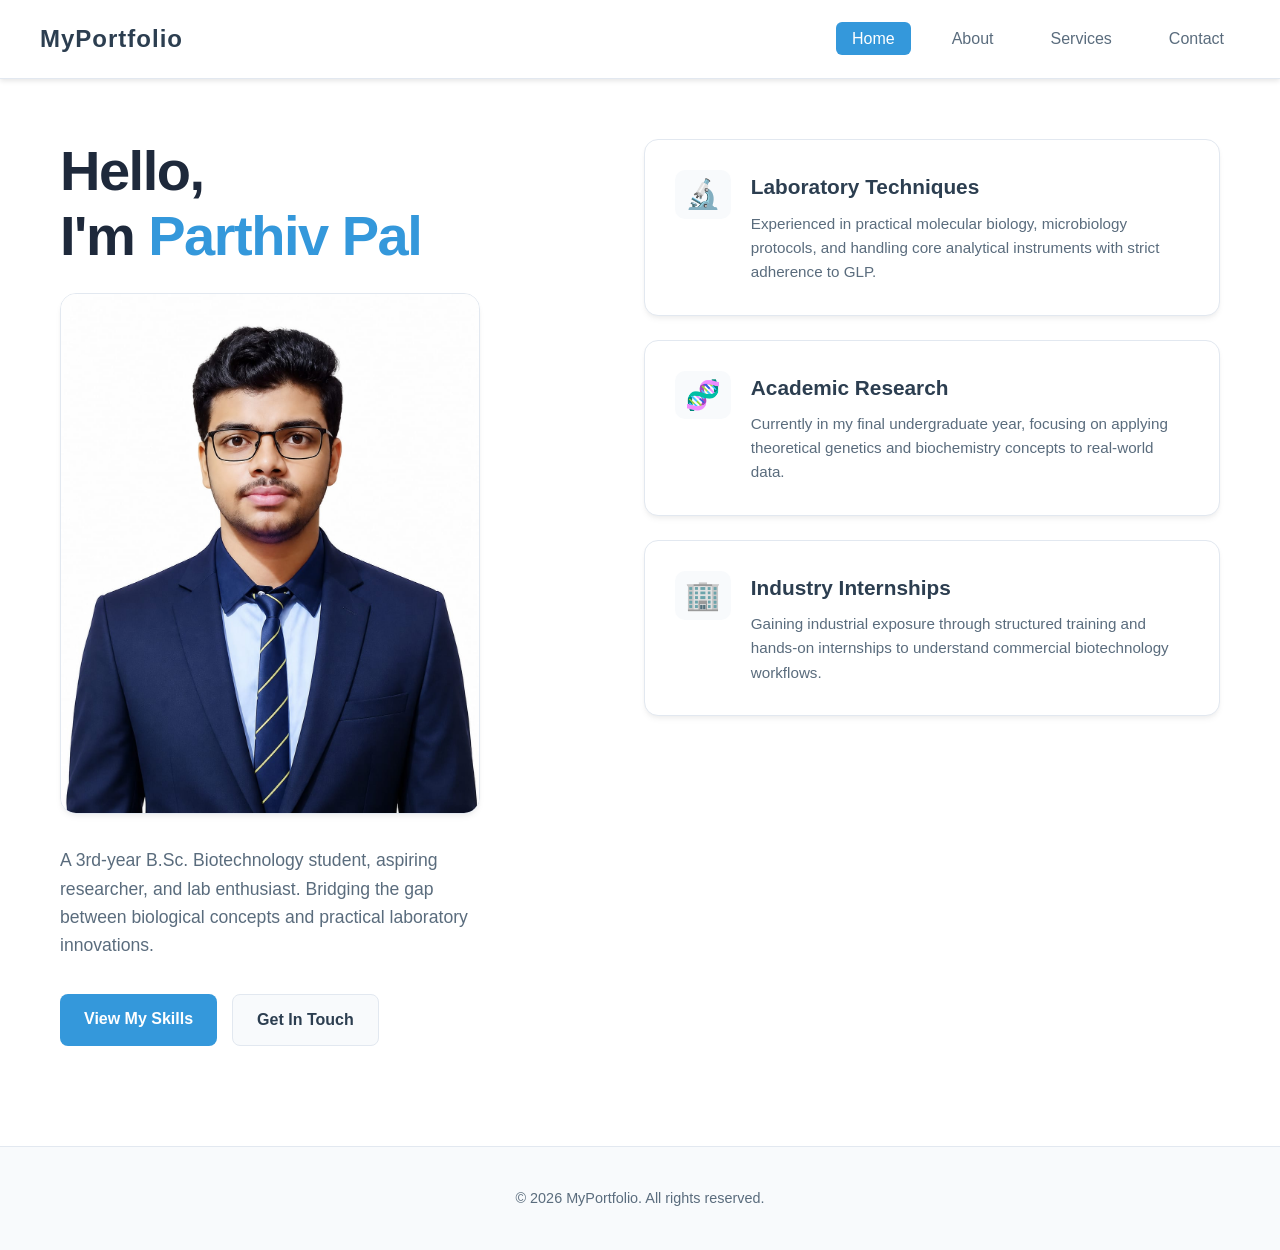
<file: index.html>
<!DOCTYPE html>
<html lang="en">
<head>
    <meta charset="UTF-8">
    <meta name="viewport" content="width=device-width, initial-scale=1.0">
    <title>Home | Parthiv Pal - Biotechnology Portfolio</title>
    <!-- Google Fonts for Modern Typography -->
    <link rel="preconnect" href="https://fonts.googleapis.com">
    <link rel="preconnect" href="https://fonts.gstatic.com" crossorigin>
    <link href="https://fonts.googleapis.com/css2?family=Inter:wght@300;400;500;600;700&display=swap" rel="stylesheet">
    <link rel="stylesheet" href="style.css">
</head>
<body>

    <header>
        <div class="logo">MyPortfolio</div>
        <nav>
            <ul>
                <li><a href="index.html" class="active">Home</a></li>
                <li><a href="about.html">About</a></li>
                <li><a href="services.html">Services</a></li>
                <li><a href="contact.html">Contact</a></li>
            </ul>
        </nav>
    </header>

    <main class="container">
        <!-- Main Split Portfolio Layout Grid -->
        <div class="portfolio-grid">
            
            <!-- Left Side: Profile Information Column -->
            <section class="profile-column">
                <div class="hero-header">
                    <h1>Hello,<br>I'm <span class="highlight">Parthiv Pal</span></h1>
                </div>
                
                <div class="hero-image-container">
                    <img src="profile image.jpeg" alt="Parthiv Pal Profile Picture" class="hero-image">
                </div>
                
                <div class="hero-description">
                    <p>
                        A 3rd-year B.Sc. Biotechnology student, aspiring researcher, and lab enthusiast. 
                        Bridging the gap between biological concepts and practical laboratory innovations.
                    </p>
                    <div class="cta-buttons">
                        <a href="about.html" class="btn btn-primary">View My Skills</a>
                        <a href="contact.html" class="btn btn-secondary">Get In Touch</a>
                    </div>
                </div>
            </section>

            <!-- Right Side: Focus Cards Column -->
            <section class="highlights-column">
                <div class="cards-container">
                    
                    <div class="card">
                        <div class="card-icon">🔬</div>
                        <div class="card-content">
                            <h3>Laboratory Techniques</h3>
                            <p>Experienced in practical molecular biology, microbiology protocols, and handling core analytical instruments with strict adherence to GLP.</p>
                        </div>
                    </div>

                    <div class="card">
                        <div class="card-icon">🧬</div>
                        <div class="card-content">
                            <h3>Academic Research</h3>
                            <p>Currently in my final undergraduate year, focusing on applying theoretical genetics and biochemistry concepts to real-world data.</p>
                        </div>
                    </div>

                    <div class="card">
                        <div class="card-icon">🏢</div>
                        <div class="card-content">
                            <h3>Industry Internships</h3>
                            <p>Gaining industrial exposure through structured training and hands-on internships to understand commercial biotechnology workflows.</p>
                        </div>
                    </div>

                </div>
            </section>

        </div>
    </main>

    <footer>
        <p>&copy; 2026 MyPortfolio. All rights reserved.</p>
    </footer>

</body>
</html>
</file>
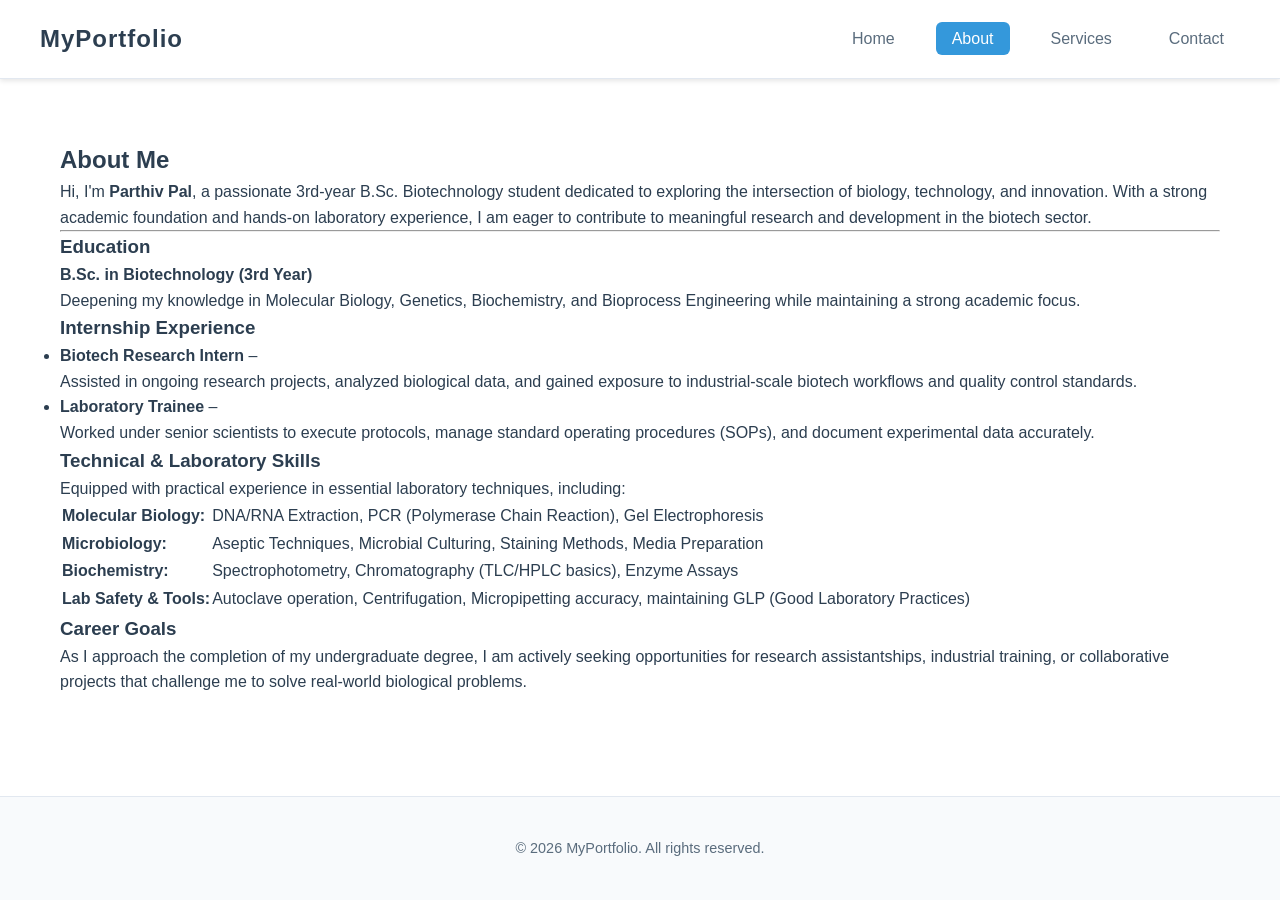
<file: about.html>
<!DOCTYPE html>
<html lang="en">
<head>
    <meta charset="UTF-8">
    <meta name="viewport" content="width=device-width, initial-scale=1.0">
    <title>About Me | Parthiv Pal - Biotechnology Student</title>
    <link rel="stylesheet" href="style.css">
</head>
<body>

    <header>
        <div class="logo">MyPortfolio</div>
        <nav>
            <ul>
                <li><a href="index.html">Home</a></li>
                <li><a href="about.html" class="active">About</a></li>
                <li><a href="services.html">Services</a></li>
                <li><a href="contact.html">Contact</a></li>
            </ul>
        </nav>
    </header>

    <main class="container">
        <section class="about-section">
            <h1>About Me</h1>
            <p class="intro-text">
                Hi, I'm <strong>Parthiv Pal</strong>, a passionate 3rd-year B.Sc. Biotechnology student dedicated to exploring the intersection of biology, technology, and innovation. With a strong academic foundation and hands-on laboratory experience, I am eager to contribute to meaningful research and development in the biotech sector.
            </p>

            <hr>

            <div class="about-content">
                <h3>Education</h3>
                <p><strong>B.Sc. in Biotechnology (3rd Year)</strong></p>
                <p>Deepening my knowledge in Molecular Biology, Genetics, Biochemistry, and Bioprocess Engineering while maintaining a strong academic focus.</p>

                <h3>Internship Experience</h3>
                <ul>
                    <li>
                        <strong>Biotech Research Intern</strong> – 
                        <p>Assisted in ongoing research projects, analyzed biological data, and gained exposure to industrial-scale biotech workflows and quality control standards.</p>
                    </li>
                    <li>
                        <strong>Laboratory Trainee</strong> – 
                        <p>Worked under senior scientists to execute protocols, manage standard operating procedures (SOPs), and document experimental data accurately.</p>
                    </li>
                </ul>

                <h3>Technical & Laboratory Skills</h3>
                <p>Equipped with practical experience in essential laboratory techniques, including:</p>
                <table class="skills-table">
                    <tr>
                        <td><strong>Molecular Biology:</strong></td>
                        <td>DNA/RNA Extraction, PCR (Polymerase Chain Reaction), Gel Electrophoresis</td>
                    </tr>
                    <tr>
                        <td><strong>Microbiology:</strong></td>
                        <td>Aseptic Techniques, Microbial Culturing, Staining Methods, Media Preparation</td>
                    </tr>
                    <tr>
                        <td><strong>Biochemistry:</strong></td>
                        <td>Spectrophotometry, Chromatography (TLC/HPLC basics), Enzyme Assays</td>
                    </tr>
                    <tr>
                        <td><strong>Lab Safety & Tools:</strong></td>
                        <td>Autoclave operation, Centrifugation, Micropipetting accuracy, maintaining GLP (Good Laboratory Practices)</td>
                    </tr>
                </table>

                <h3>Career Goals</h3>
                <p>
                    As I approach the completion of my undergraduate degree, I am actively seeking opportunities for research assistantships, industrial training, or collaborative projects that challenge me to solve real-world biological problems.
                </p>
            </div>
        </section>
    </main>

    <footer>
        <p>&copy; 2026 MyPortfolio. All rights reserved.</p>
    </footer>

</body>
</html>
</file>
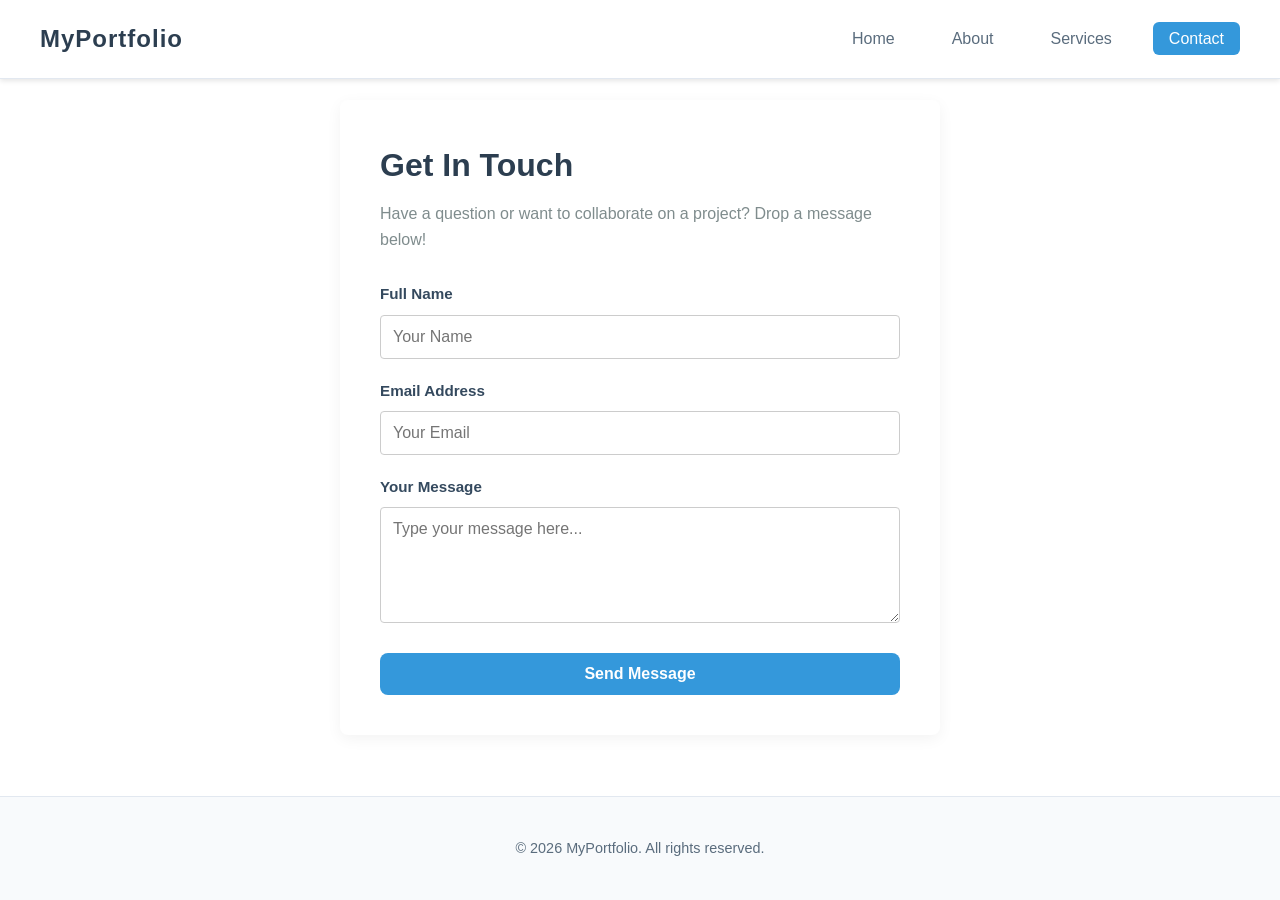
<file: assignment html.html>
<!DOCTYPE html>
<html lang="en">
<head>
    <meta charset="UTF-8">
    <meta name="viewport" content="width=device-width, initial-scale=1.0">
    <title>Contact Me | My Professional Portfolio</title>
    <link rel="stylesheet" href="style.css">
</head>
<body>

    <header>
        <div class="logo">MyPortfolio</div>
        <nav>
            <ul>
                <li><a href="index.html">Home</a></li>
                <li><a href="about.html">About</a></li>
                <li><a href="services.html">Services</a></li>
                <li><a href="contact.html" class="active">Contact</a></li>
            </ul>
        </nav>
    </header>

    <main class="container">
        <section class="contact-section">
            <h1>Get In Touch</h1>
            <p>Have a question or want to collaborate on a project? Drop a message below!</p>
            
            <form action="#" method="POST" class="contact-form">
                <div class="form-group">
                    <label for="name">Full Name</label>
                    <input type="text" id="name" name="name" required placeholder="Your Name">
                </div>
                <div class="form-group">
                    <label for="email">Email Address</label>
                    <input type="email" id="email" name="email" required placeholder="Your Email">
                </div>
                <div class="form-group">
                    <label for="message">Your Message</label>
                    <textarea id="message" name="message" rows="5" required placeholder="Type your message here..."></textarea>
                </div>
                <button type="submit" class="btn">Send Message</button>
            </form>
        </section>
    </main>

    <footer>
        <p>&copy; 2026 MyPortfolio. All rights reserved.</p>
    </footer>

</body>
</html>
</file>
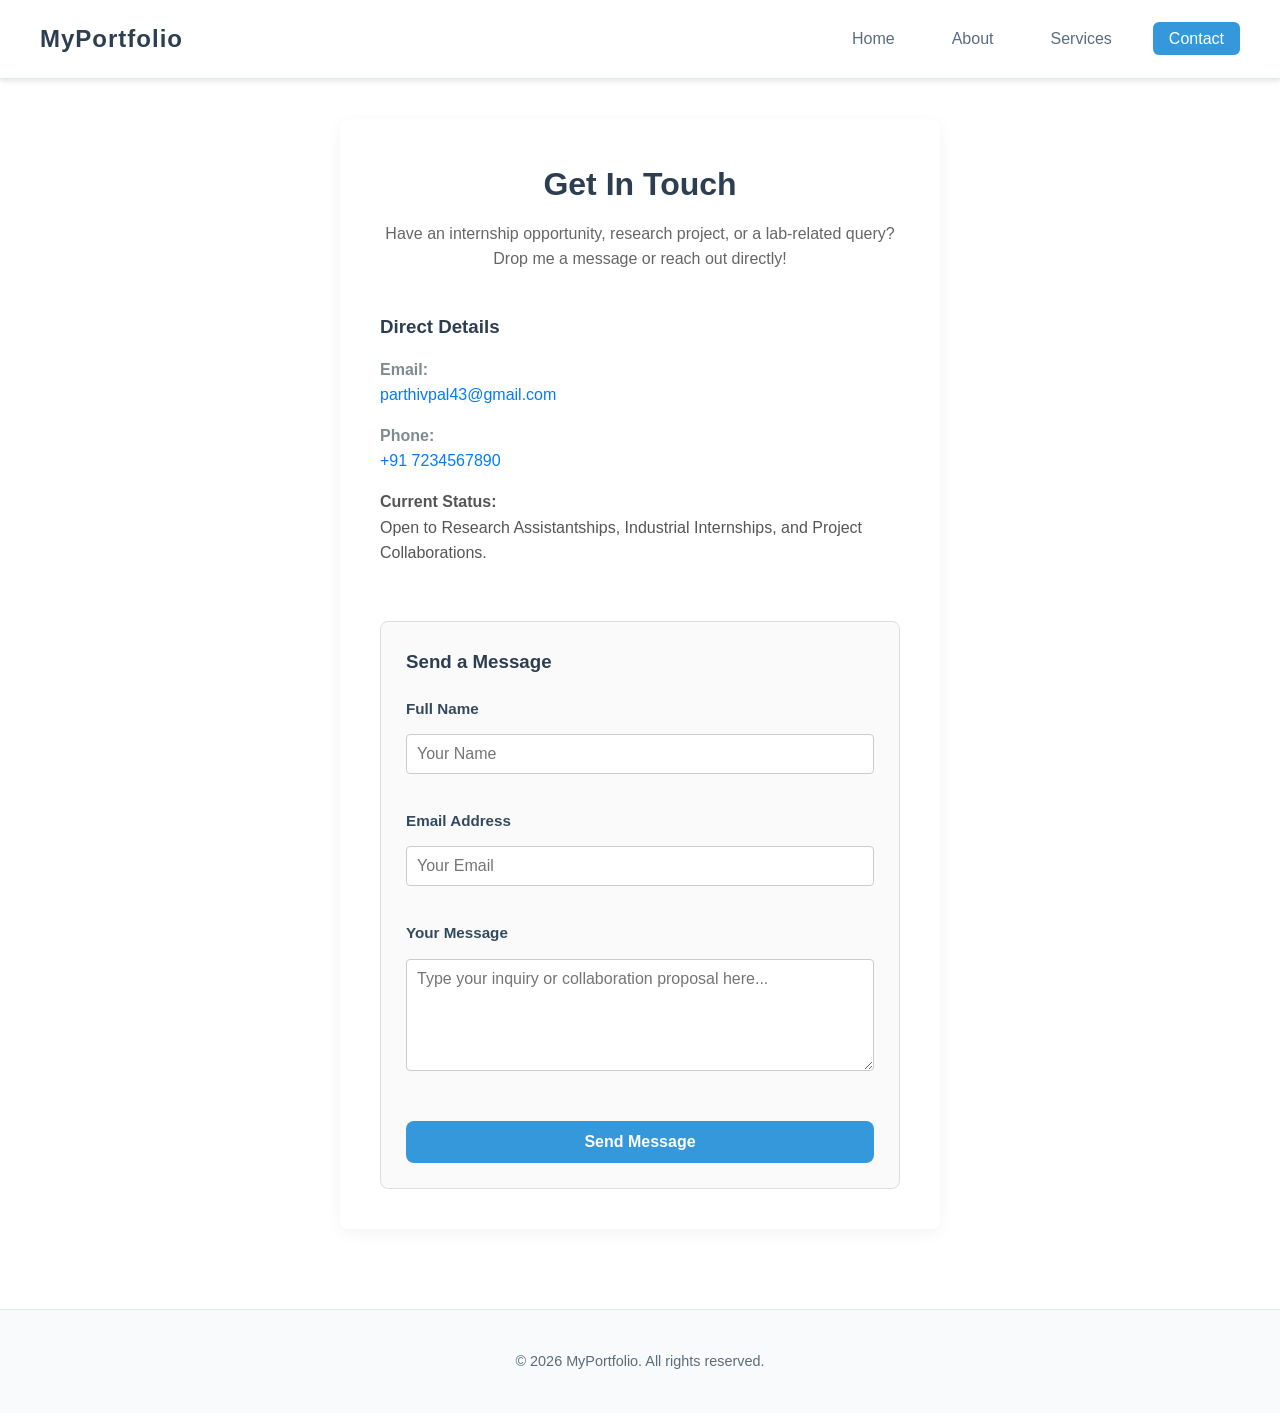
<file: contact.html>
<!DOCTYPE html>
<html lang="en">
<head>
    <meta charset="UTF-8">
    <meta name="viewport" content="width=device-width, initial-scale=1.0">
    <title>Contact Me | Parthiv Pal</title>
    <link rel="stylesheet" href="style.css">
</head>
<body>

    <header>
        <div class="logo">MyPortfolio</div>
        <nav>
            <ul>
                <li><a href="index.html">Home</a></li>
                <li><a href="about.html">About</a></li>
                <li><a href="services.html">Services</a></li>
                <li><a href="contact.html" class="active">Contact</a></li>
            </ul>
        </nav>
    </header>

    <main class="container" style="max-width: 800px; margin: 0 auto; padding: 40px 20px;">
        <section class="contact-section">
            <h1 style="text-align: center; margin-bottom: 10px;">Get In Touch</h1>
            <p style="text-align: center; color: #666; margin-bottom: 40px;">
                Have an internship opportunity, research project, or a lab-related query? Drop me a message or reach out directly!
            </p>
            
            <div class="contact-layout" style="display: flex; gap: 40px; flex-wrap: wrap;">
                
                <!-- Direct Contact Information Details -->
                <div class="contact-info" style="flex: 1; min-width: 250px;">
                    <h3 style="margin-bottom: 15px;">Direct Details</h3>
                    
                    <p style="margin-bottom: 15px;">
                        <strong>Email:</strong><br>
                        <a href="mailto:parthivpal43@gmail.com" style="color: #007BFF; text-decoration: none;">parthivpal43@gmail.com</a>
                    </p>
                    
                    <p style="margin-bottom: 15px;">
                        <strong>Phone:</strong><br>
                        <a href="tel:+917234567890" style="color: #007BFF; text-decoration: none;">+91 7234567890</a>
                    </p>
                    
                    <p style="margin-bottom: 15px; color: #555;">
                        <strong>Current Status:</strong><br>
                        Open to Research Assistantships, Industrial Internships, and Project Collaborations.
                    </p>
                </div>

                <!-- Interactive Message Space / Form Area -->
                <div class="contact-form-container" style="flex: 1.5; min-width: 300px; border: 1px solid #ddd; padding: 25px; border-radius: 8px; background-color: #fafafa;">
                    <h3 style="margin-bottom: 20px;">Send a Message</h3>
                    
                    <form action="#" method="POST" class="contact-form">
                        <div class="form-group" style="margin-bottom: 15px;">
                            <label for="name" style="display: block; margin-bottom: 5px; font-weight: bold;">Full Name</label>
                            <input type="text" id="name" name="name" required placeholder="Your Name" style="width: 100%; padding: 10px; border: 1px solid #ccc; border-radius: 4px; box-sizing: border-box;">
                        </div>
                        
                        <div class="form-group" style="margin-bottom: 15px;">
                            <label for="email" style="display: block; margin-bottom: 5px; font-weight: bold;">Email Address</label>
                            <input type="email" id="email" name="email" required placeholder="Your Email" style="width: 100%; padding: 10px; border: 1px solid #ccc; border-radius: 4px; box-sizing: border-box;">
                        </div>
                        
                        <div class="form-group" style="margin-bottom: 20px;">
                            <label for="message" style="display: block; margin-bottom: 5px; font-weight: bold;">Your Message</label>
                            <textarea id="message" name="message" rows="5" required placeholder="Type your inquiry or collaboration proposal here..." style="width: 100%; padding: 10px; border: 1px solid #ccc; border-radius: 4px; box-sizing: border-box; resize: vertical;"></textarea>
                        </div>
                        
                        <button type="submit" class="btn" style="width: 100%; padding: 12px; font-size: 1rem; cursor: pointer;">Send Message</button>
                    </form>
                </div>

            </div>
        </section>
    </main>

    <footer>
        <p>&copy; 2026 MyPortfolio. All rights reserved.</p>
    </footer>

</body>
</html>
</file>
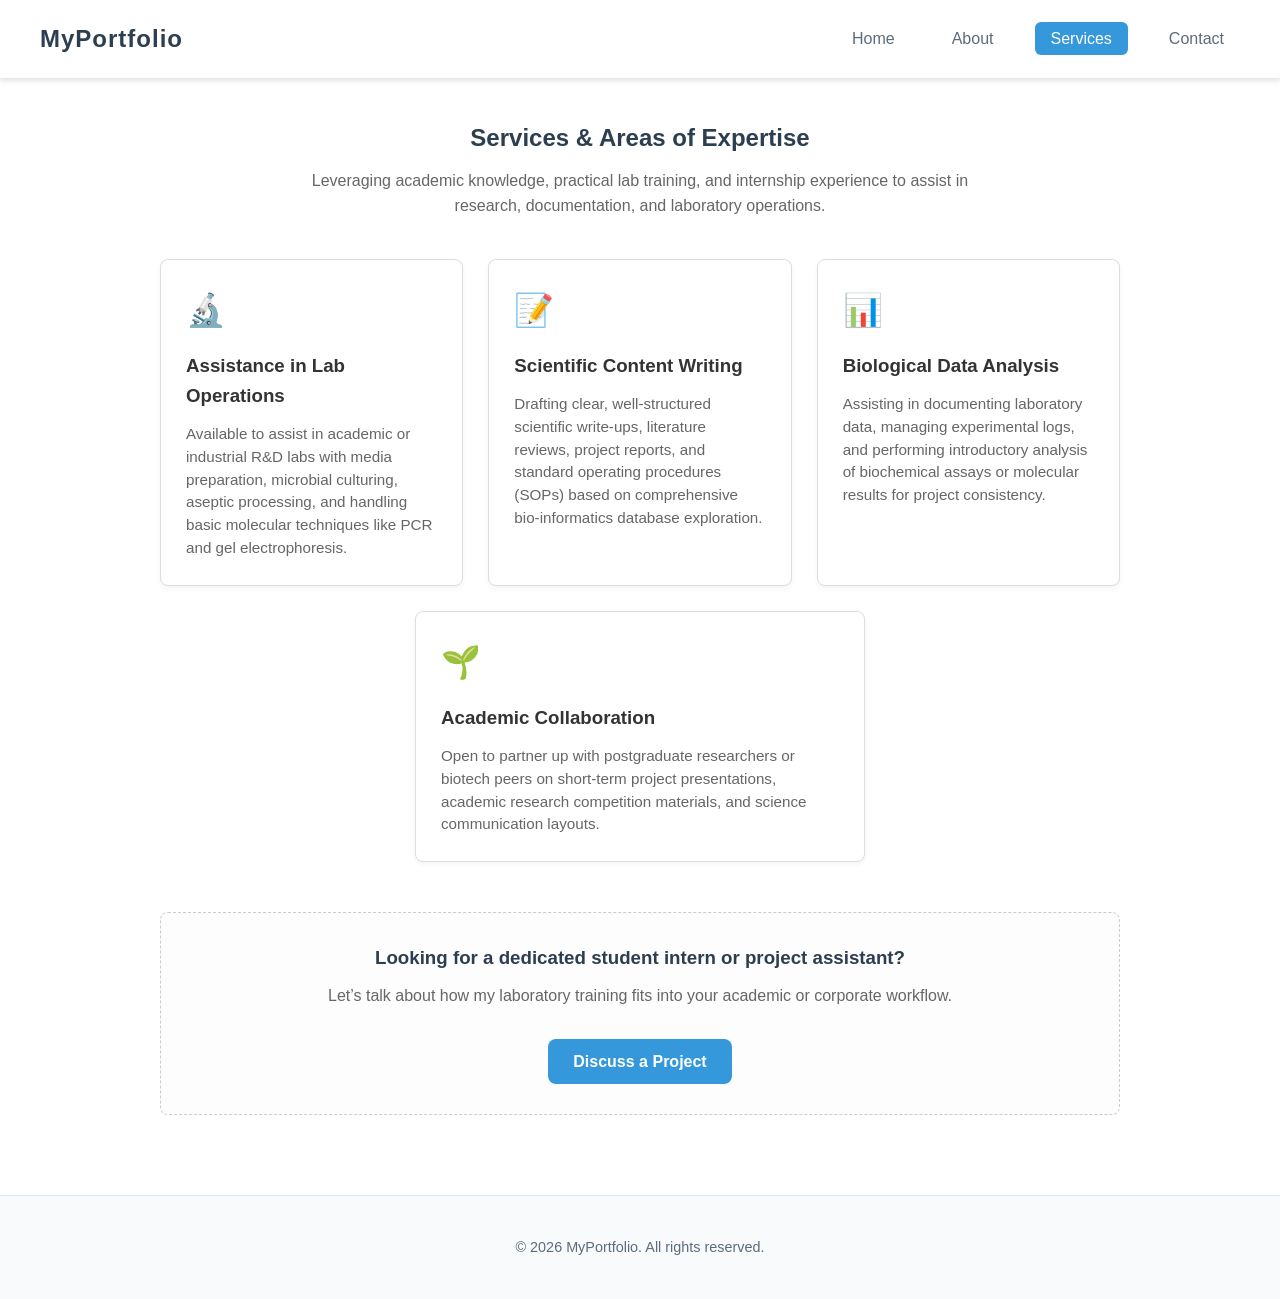
<file: services.html>
<!DOCTYPE html>
<html lang="en">
<head>
    <meta charset="UTF-8">
    <meta name="viewport" content="width=device-width, initial-scale=1.0">
    <title>Services & Competencies | Parthiv Pal</title>
    <link rel="stylesheet" href="style.css">
</head>
<body>

    <header>
        <div class="logo">MyPortfolio</div>
        <nav>
            <ul>
                <li><a href="index.html">Home</a></li>
                <li><a href="about.html">About</a></li>
                <li><a href="services.html" class="active">Services</a></li>
                <li><a href="contact.html">Contact</a></li>
            </ul>
        </nav>
    </header>

    <main class="container" style="max-width: 1000px; margin: 0 auto; padding: 40px 20px;">
        <section class="services-section">
            <h1 style="text-align: center; margin-bottom: 10px;">Services & Areas of Expertise</h1>
            <p style="text-align: center; color: #666; max-width: 700px; margin: 0 auto 40px auto;">
                Leveraging academic knowledge, practical lab training, and internship experience to assist in research, documentation, and laboratory operations.
            </p>
            
            <!-- Services Grid Layout -->
            <div class="services-grid" style="display: flex; gap: 25px; flex-wrap: wrap; justify-content: center;">
                
                <!-- Service 1 -->
                <div class="service-card" style="flex: 1; min-width: 280px; max-width: 450px; border: 1px solid #ddd; padding: 25px; border-radius: 8px; background: #fff; box-shadow: 0 2px 5px rgba(0,0,0,0.05);">
                    <div class="icon" style="font-size: 2rem; margin-bottom: 15px;">🔬</div>
                    <h3 style="margin-bottom: 12px; color: #333;">Assistance in Lab Operations</h3>
                    <p style="color: #666; font-size: 0.95rem; line-height: 1.5;">
                        Available to assist in academic or industrial R&D labs with media preparation, microbial culturing, aseptic processing, and handling basic molecular techniques like PCR and gel electrophoresis.
                    </p>
                </div>

                <!-- Service 2 -->
                <div class="service-card" style="flex: 1; min-width: 280px; max-width: 450px; border: 1px solid #ddd; padding: 25px; border-radius: 8px; background: #fff; box-shadow: 0 2px 5px rgba(0,0,0,0.05);">
                    <div class="icon" style="font-size: 2rem; margin-bottom: 15px;">📝</div>
                    <h3 style="margin-bottom: 12px; color: #333;">Scientific Content Writing</h3>
                    <p style="color: #666; font-size: 0.95rem; line-height: 1.5;">
                        Drafting clear, well-structured scientific write-ups, literature reviews, project reports, and standard operating procedures (SOPs) based on comprehensive bio-informatics database exploration.
                    </p>
                </div>

                <!-- Service 3 -->
                <div class="service-card" style="flex: 1; min-width: 280px; max-width: 450px; border: 1px solid #ddd; padding: 25px; border-radius: 8px; background: #fff; box-shadow: 0 2px 5px rgba(0,0,0,0.05);">
                    <div class="icon" style="font-size: 2rem; margin-bottom: 15px;">📊</div>
                    <h3 style="margin-bottom: 12px; color: #333;">Biological Data Analysis</h3>
                    <p style="color: #666; font-size: 0.95rem; line-height: 1.5;">
                        Assisting in documenting laboratory data, managing experimental logs, and performing introductory analysis of biochemical assays or molecular results for project consistency.
                    </p>
                </div>

                <!-- Service 4 -->
                <div class="service-card" style="flex: 1; min-width: 280px; max-width: 450px; border: 1px solid #ddd; padding: 25px; border-radius: 8px; background: #fff; box-shadow: 0 2px 5px rgba(0,0,0,0.05);">
                    <div class="icon" style="font-size: 2rem; margin-bottom: 15px;">🌱</div>
                    <h3 style="margin-bottom: 12px; color: #333;">Academic Collaboration</h3>
                    <p style="color: #666; font-size: 0.95rem; line-height: 1.5;">
                        Open to partner up with postgraduate researchers or biotech peers on short-term project presentations, academic research competition materials, and science communication layouts.
                    </p>
                </div>

            </div>

            <!-- Bottom CTA Section -->
            <div style="text-align: center; margin-top: 50px; background: #fdfdfd; padding: 30px; border-radius: 8px; border: 1px dashed #ccc;">
                <h3 style="margin-bottom: 10px;">Looking for a dedicated student intern or project assistant?</h3>
                <p style="color: #666; margin-bottom: 20px;">Let’s talk about how my laboratory training fits into your academic or corporate workflow.</p>
                <a href="contact.html" class="btn" style="text-decoration: none; display: inline-block; padding: 10px 25px;">Discuss a Project</a>
            </div>
        </section>
    </main>

    <footer>
        <p>&copy; 2026 MyPortfolio. All rights reserved.</p>
    </footer>

</body>
</html>
</file>
<file: style.css>
/* ==========================================================================
   1. RESET & BASE STYLES
   ========================================================================== */
* {
    margin: 0;
    padding: 0;
    box-sizing: border-box;
    font-family: 'Segoe UI', Tahoma, Geneva, Verdana, sans-serif;
}

body {
    background-color: #f4f7f6;
    color: #333;
    line-height: 1.6;
    display: flex;
    flex-direction: column;
    min-height: 100vh;
}

/* ==========================================================================
   2. HEADER & NAVIGATION BAR
   ========================================================================== */
header {
    background-color: #ffffff;
    box-shadow: 0 2px 5px rgba(0, 0, 0, 0.1);
    display: flex;
    justify-content: space-between;
    align-items: center;
    padding: 20px 10%;
    position: sticky;
    top: 0;
    z-index: 100;
}

header .logo {
    font-size: 24px;
    font-weight: bold;
    color: #2c3e50;
    letter-spacing: 1px;
}

nav ul {
    list-style: none;
    display: flex;
    gap: 20px;
}

nav ul li a {
    text-decoration: none;
    color: #555;
    font-weight: 600;
    padding: 8px 16px;
    border-radius: 4px;
    transition: all 0.3s ease;
}

nav ul li a:hover, 
nav ul li a.active {
    color: #ffffff;
    background-color: #3498db;
}

/* ==========================================================================
   3. MAIN LAYOUT & CONTAINER
   ========================================================================== */
.container {
    flex: 1;
    display: flex;
    justify-content: center;
    align-items: center;
    padding: 40px 20px;
}

.contact-section {
    background: #ffffff;
    max-width: 600px;
    width: 100%;
    padding: 40px;
    border-radius: 8px;
    box-shadow: 0 4px 15px rgba(0, 0, 0, 0.05);
}

.contact-section h1 {
    color: #2c3e50;
    margin-bottom: 10px;
    font-size: 2rem;
}

.contact-section p {
    color: #7f8c8d;
    margin-bottom: 30px;
}

/* ==========================================================================
   4. FORM STYLES
   ========================================================================== */
.contact-form {
    display: flex;
    flex-direction: column;
    gap: 20px;
}

.form-group {
    display: flex;
    flex-direction: column;
    gap: 8px;
}

.form-group label {
    font-weight: 600;
    color: #34495e;
    font-size: 0.95rem;
}

.form-group input,
.form-group textarea {
    width: 100%;
    padding: 12px;
    border: 1px solid #ccc;
    border-radius: 4px;
    font-size: 1rem;
    transition: border-color 0.3s ease;
}

.form-group input:focus,
.form-group textarea:focus {
    outline: none;
    border-color: #3498db;
}

/* Form Button */
.btn {
    background-color: #3498db;
    color: #ffffff;
    border: none;
    padding: 14px;
    font-size: 1rem;
    font-weight: bold;
    border-radius: 4px;
    cursor: pointer;
    transition: background-color 0.3s ease;
    margin-top: 10px;
}

.btn:hover {
    background-color: #2980b9;
}

/* ==========================================================================
   5. FOOTER STYLES
   ========================================================================== */
footer {
    background-color: #2c3e50;
    color: #ffffff;
    text-align: center;
    padding: 20px;
    font-size: 0.9rem;
    margin-top: auto;
}
/* Base Resets & CSS Variables */
* {
    margin: 0;
    padding: 0;
    box-sizing: border-box;
}

:root {
    --primary-color: #3498db;
    --primary-dark: #2980b9;
    --text-color: #2c3e50;
    --text-light: #5a6c7d;
    --bg-light: #f8fafc;
    --white: #ffffff;
    --border-color: #e2e8f0;
    --shadow: 0 4px 6px -1px rgba(0, 0, 0, 0.05), 0 2px 4px -1px rgba(0, 0, 0, 0.03);
    --transition: all 0.3s ease;
}

body {
    font-family: 'Inter', sans-serif;
    color: var(--text-color);
    background-color: var(--white);
    line-height: 1.6;
}

/* Page Layout Container */
.container {
    max-width: 1200px;
    margin: 0 auto;
    padding: 0 20px;
}

/* Header Navigation Bar */
header {
    display: flex;
    justify-content: space-between;
    align-items: center;
    padding: 20px 40px;
    background-color: var(--white);
    border-bottom: 1px solid var(--border-color);
    position: sticky;
    top: 0;
    z-index: 100;
}

.logo {
    font-size: 1.5rem;
    font-weight: 700;
    color: var(--text-color);
    letter-spacing: -0.5px;
}

nav ul {
    display: flex;
    list-style: none;
    gap: 25px;
    align-items: center;
}

nav ul li a {
    text-decoration: none;
    color: var(--text-light);
    font-weight: 500;
    transition: var(--transition);
}

nav ul li a:hover, 
nav ul li a.active {
    color: var(--primary-color);
}

nav ul li a.active {
    background-color: var(--primary-color);
    color: var(--white);
    padding: 8px 16px;
    border-radius: 6px;
}

/* Two-Column Layout System */
.portfolio-grid {
    display: grid;
    grid-template-columns: 1fr 1.1fr;
    gap: 60px;
    padding: 60px 0;
    align-items: start;
}

/* Left Profile Column Style Layout */
.profile-column {
    display: flex;
    flex-direction: column;
    gap: 25px;
}

.hero-header h1 {
    font-size: 3.5rem;
    font-weight: 800;
    line-height: 1.15;
    letter-spacing: -1.5px;
    color: #1e293b;
}

.hero-header .highlight {
    color: var(--primary-color);
}

.hero-image-container {
    width: 100%;
    max-width: 420px;
}

.hero-image {
    width: 100%;
    height: auto;
    object-fit: cover;
    border-radius: 16px;
    box-shadow: var(--shadow);
    border: 1px solid var(--border-color);
}

.hero-description p {
    font-size: 1.1rem;
    color: var(--text-light);
    margin-bottom: 25px;
    max-width: 440px;
}

/* CTA Action Buttons Layout */
.cta-buttons {
    display: flex;
    gap: 15px;
}

.btn {
    padding: 12px 24px;
    border-radius: 8px;
    font-weight: 600;
    text-decoration: none;
    transition: var(--transition);
    display: inline-block;
}

.btn-primary {
    background-color: var(--primary-color);
    color: var(--white);
}

.btn-primary:hover {
    background-color: var(--primary-dark);
}

.btn-secondary {
    background-color: var(--bg-light);
    color: var(--text-color);
    border: 1px solid var(--border-color);
}

.btn-secondary:hover {
    background-color: var(--border-color);
}

/* Right Highlights Column Cards Style Layout */
.highlights-column {
    width: 100%;
}

.cards-container {
    display: flex;
    flex-direction: column;
    gap: 24px;
}

.card {
    background: var(--white);
    border: 1px solid var(--border-color);
    padding: 30px;
    border-radius: 14px;
    box-shadow: var(--shadow);
    display: flex;
    gap: 20px;
    align-items: flex-start;
    transition: var(--transition);
}

.card:hover {
    transform: translateY(-3px);
    box-shadow: 0 12px 20px -5px rgba(0, 0, 0, 0.08);
    border-color: var(--primary-color);
}

.card-icon {
    font-size: 1.8rem;
    background: var(--bg-light);
    padding: 10px;
    border-radius: 10px;
    line-height: 1;
}

.card-content h3 {
    font-size: 1.3rem;
    margin-bottom: 8px;
    color: var(--text-color);
}

.card-content p {
    color: var(--text-light);
    font-size: 0.95rem;
}

/* Footer Section Styling */
footer {
    text-align: center;
    padding: 40px 0;
    border-top: 1px solid var(--border-color);
    color: var(--text-light);
    font-size: 0.9rem;
    background-color: var(--bg-light);
    margin-top: 40px;
}

/* Responsive Mobile Viewports Layout */
@media (max-width: 900px) {
    .portfolio-grid {
        grid-template-columns: 1fr;
        gap: 50px;
        padding: 40px 0;
    }

    .hero-header h1 {
        font-size: 2.8rem;
    }

    .hero-image-container {
        max-width: 100%;
    }

    header {
        flex-direction: column;
        gap: 15px;
        padding: 20px;
    }
}
</file>
